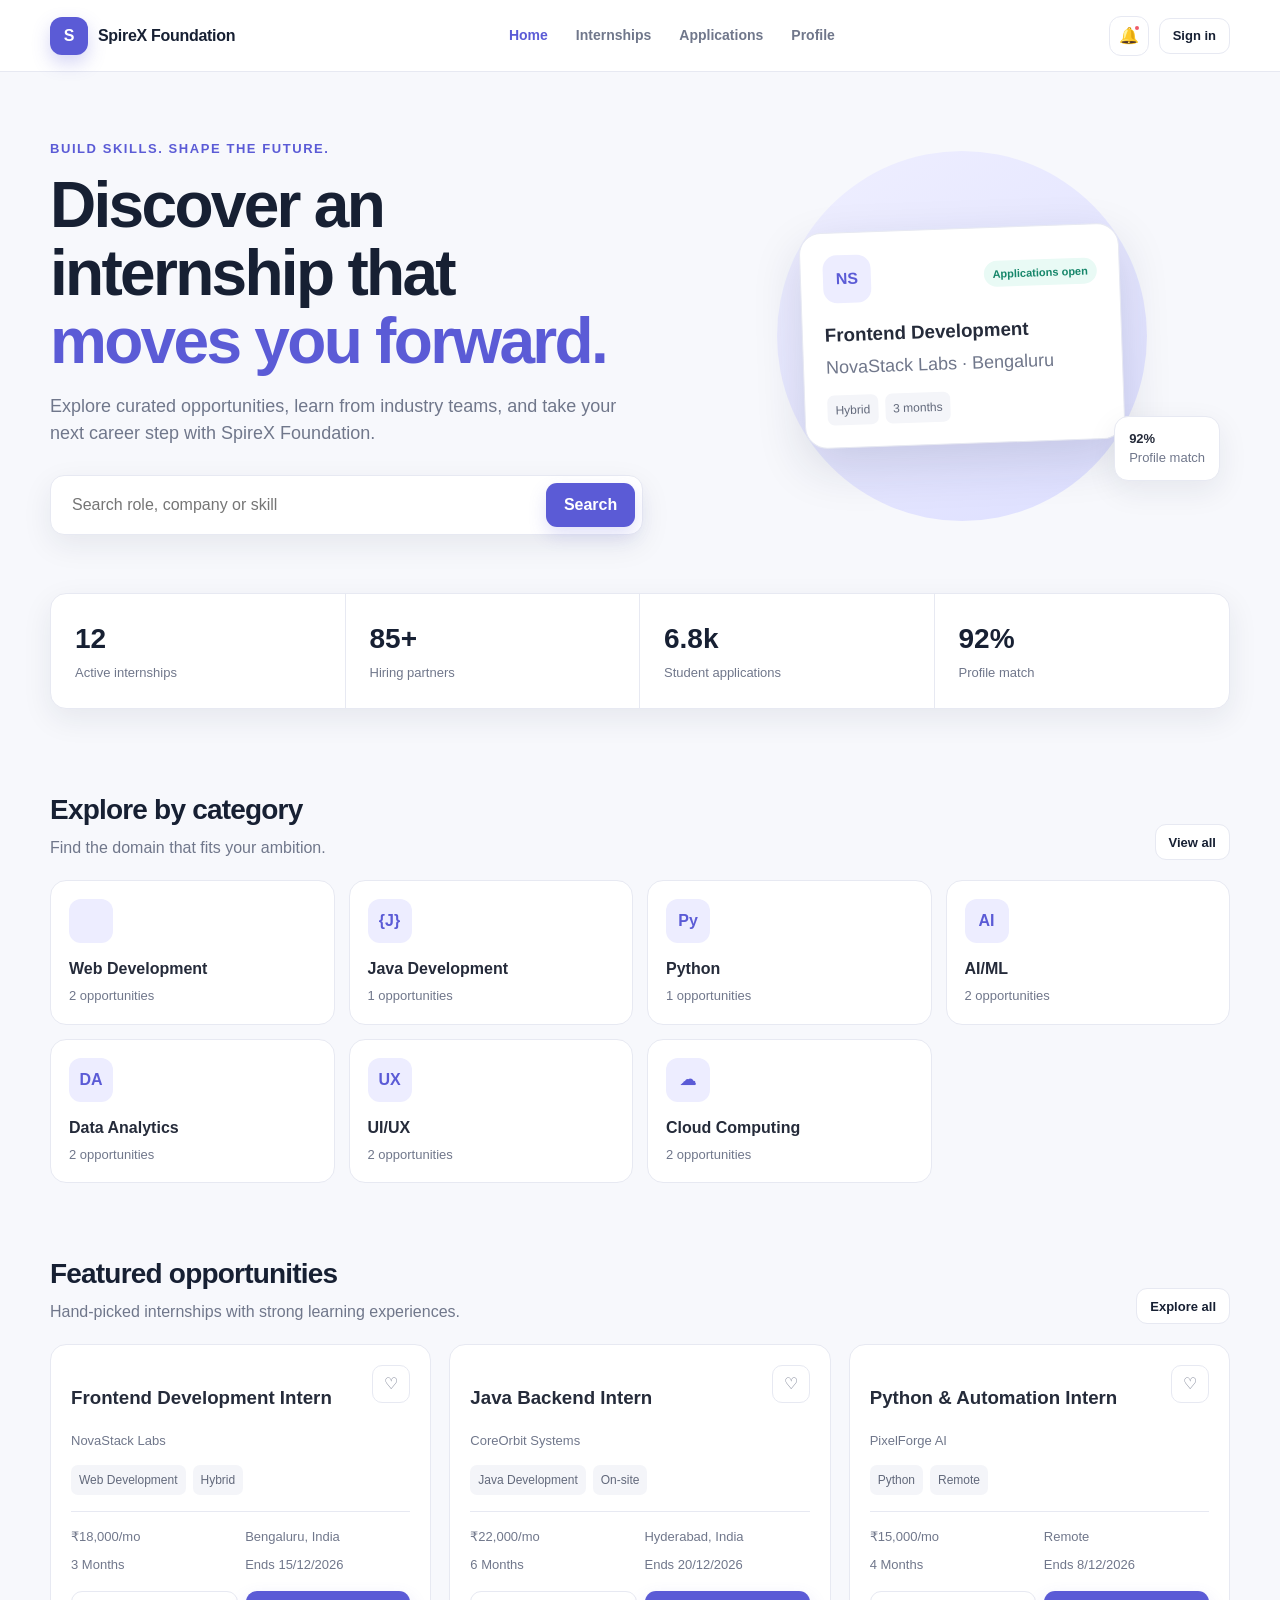
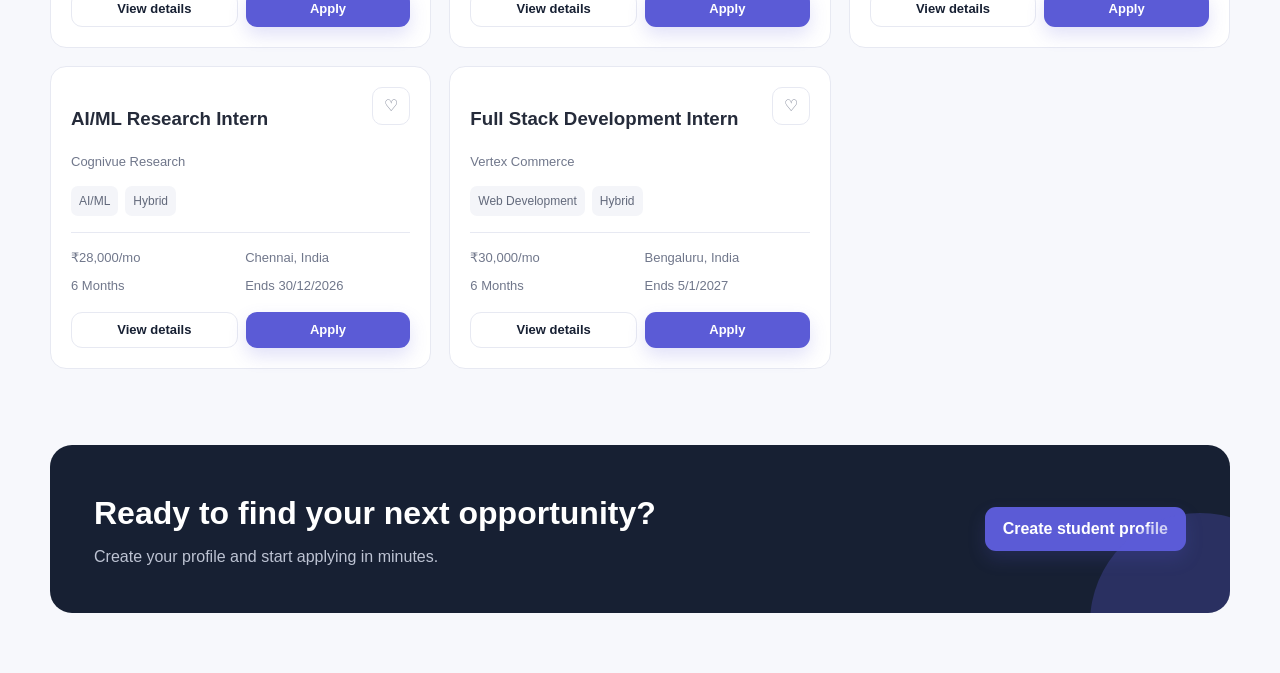
<file: index.html>
<!doctype html>
<html lang="en">
<head><meta charset="utf-8"><meta name="viewport" content="width=device-width,initial-scale=1"><title>SpireX Foundation | Student Internship Portal</title><link rel="stylesheet" href="css/style.css"><link rel="stylesheet" href="css/responsive.css"></head>
<body data-page="landing">
<header class="topbar"><div class="container topbar-inner"><a class="brand" href="index.html"><span class="brand-mark">S</span><span>SpireX Foundation</span></a><nav class="topnav" aria-label="Primary"><a class="active" href="index.html">Home</a><a href="internships.html">Internships</a><a href="dashboard.html">Applications</a><a href="profile.html">Profile</a></nav><div class="nav-actions"><button class="icon-btn mobile-menu" data-mobile-menu aria-label="Open menu">☰</button><button class="icon-btn" data-notifications aria-label="Notifications">🔔</button></div></div></header>
<main>
  <section class="hero"><div class="container hero-grid"><div><span class="eyebrow">Build skills. Shape the future.</span><h1>Discover an internship that <span>moves you forward.</span></h1><p>Explore curated opportunities, learn from industry teams, and take your next career step with SpireX Foundation.</p><form class="search-hero" id="heroSearch"><input name="q" aria-label="Search internships" placeholder="Search role, company or skill"><button class="btn btn-primary" type="submit">Search</button></form></div><div class="hero-art" aria-hidden="true"><div class="hero-card"><div class="hero-card-head"><span class="company-logo">NS</span><span class="status-pill">Applications open</span></div><h3>Frontend Development</h3><p class="company-name">NovaStack Labs · Bengaluru</p><div class="chip-row"><span class="chip">Hybrid</span><span class="chip">3 months</span></div></div><div class="float-card"><strong>92%</strong><br><span style="color:#70778b">Profile match</span></div></div></div></section>
  <div class="container"><div class="stats"><div class="stat"><strong id="statInternships">120+</strong><span>Active internships</span></div><div class="stat"><strong>85+</strong><span>Hiring partners</span></div><div class="stat"><strong>6.8k</strong><span>Student applications</span></div><div class="stat"><strong>92%</strong><span>Profile match</span></div></div></div>
  <section class="section"><div class="container"><div class="section-head"><div><h2>Explore by category</h2><p>Find the domain that fits your ambition.</p></div><a class="btn btn-secondary btn-sm" href="internships.html">View all</a></div><div class="category-grid" id="categories"></div></div></section>
  <section class="section"><div class="container"><div class="section-head"><div><h2>Featured opportunities</h2><p>Hand-picked internships with strong learning experiences.</p></div><a class="btn btn-secondary btn-sm" href="internships.html">Explore all</a></div><div class="card-grid" id="featuredJobs"></div></div></section>
  <div class="container"><section class="cta"><div><h2>Ready to find your next opportunity?</h2><p>Create your profile and start applying in minutes.</p></div><a class="btn btn-primary" href="register.html">Create student profile</a></section></div>
</main>
<script src="js/data.js"></script><script src="js/storage.js"></script><script src="js/auth.js"></script><script src="js/main.js"></script><script src="js/landing.js"></script>
</body></html>
</file>
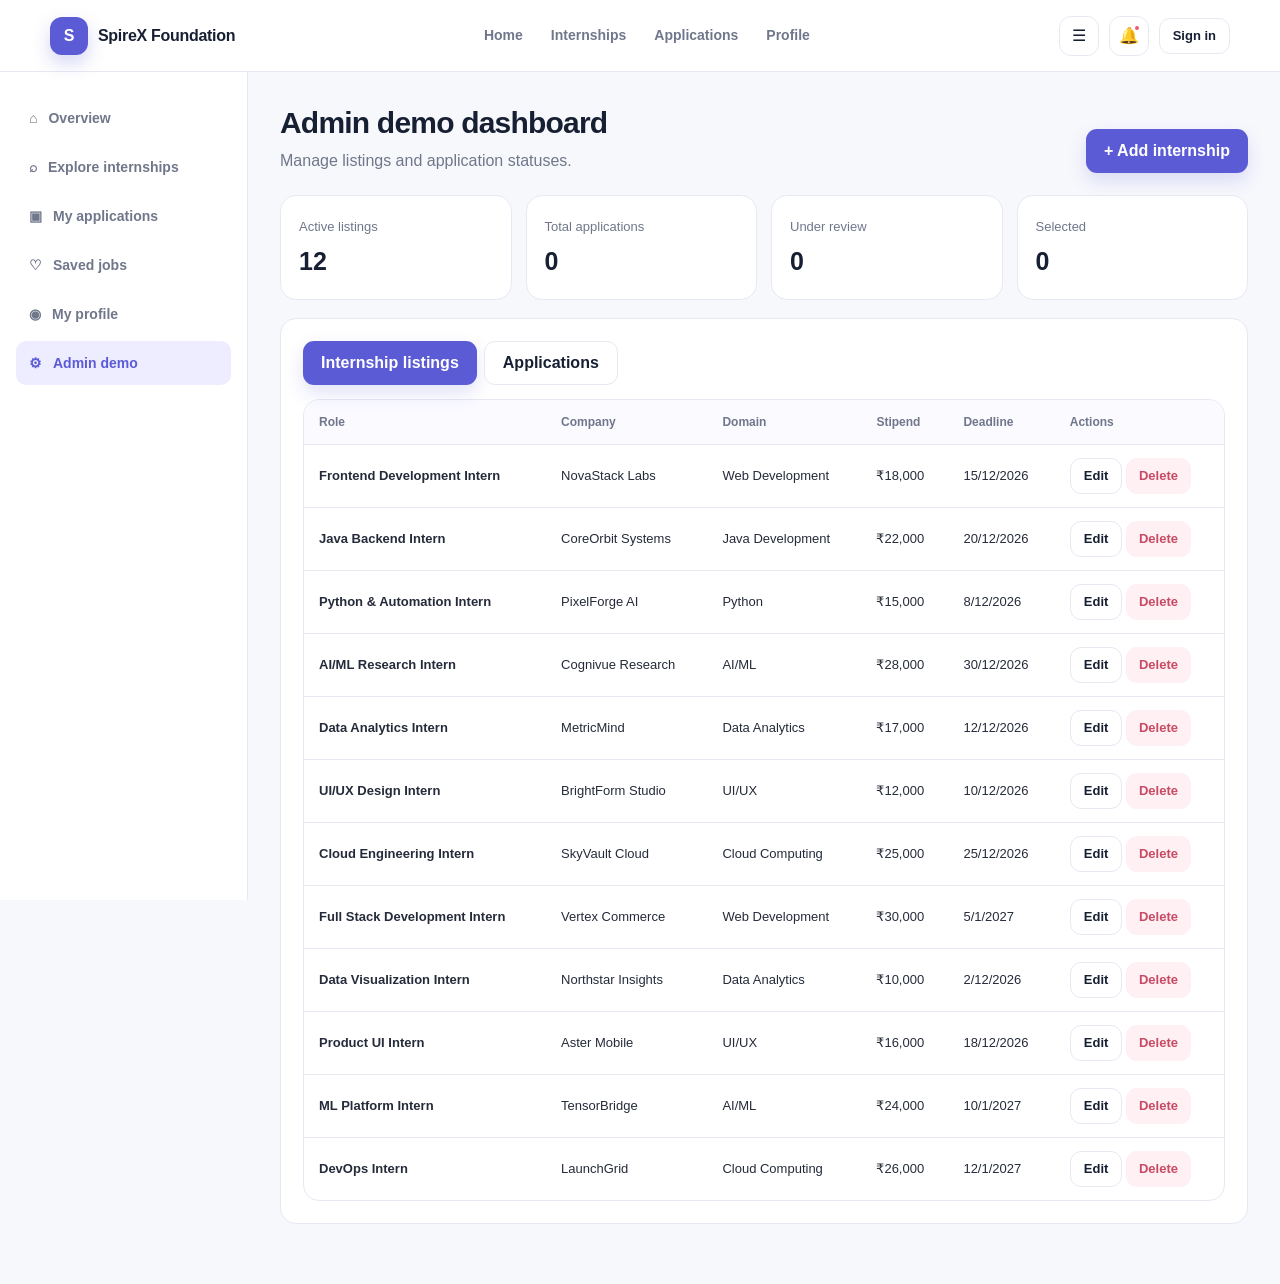
<file: admin.html>
<!doctype html><html lang="en"><head><meta charset="utf-8"><meta name="viewport" content="width=device-width,initial-scale=1"><title>Admin Demo | SpireX</title><link rel="stylesheet" href="css/style.css"><link rel="stylesheet" href="css/responsive.css"></head>
<body data-page="admin"><header class="topbar"><div class="container topbar-inner"><a class="brand" href="index.html"><span class="brand-mark">S</span><span>SpireX Foundation</span></a><nav class="topnav" aria-label="Primary"><a href="index.html">Home</a><a href="internships.html">Internships</a><a href="dashboard.html">Applications</a><a href="profile.html">Profile</a></nav><div class="nav-actions"><button class="icon-btn" data-mobile-menu aria-label="Open sidebar">☰</button><button class="icon-btn" data-notifications aria-label="Notifications">🔔</button></div></div></header>
<div class="dashboard-layout"><aside class="sidebar"><nav class="sidebar-nav"></nav></aside><main class="main-content"><div class="page-title"><div><h1>Admin demo dashboard</h1><p>Manage listings and application statuses.</p></div><button class="btn btn-primary" id="addJob">+ Add internship</button></div><div id="adminRoot"></div></main></div>
<script src="js/data.js"></script><script src="js/storage.js"></script><script src="js/auth.js"></script><script src="js/main.js"></script><script src="js/admin.js"></script></body></html>
</file>
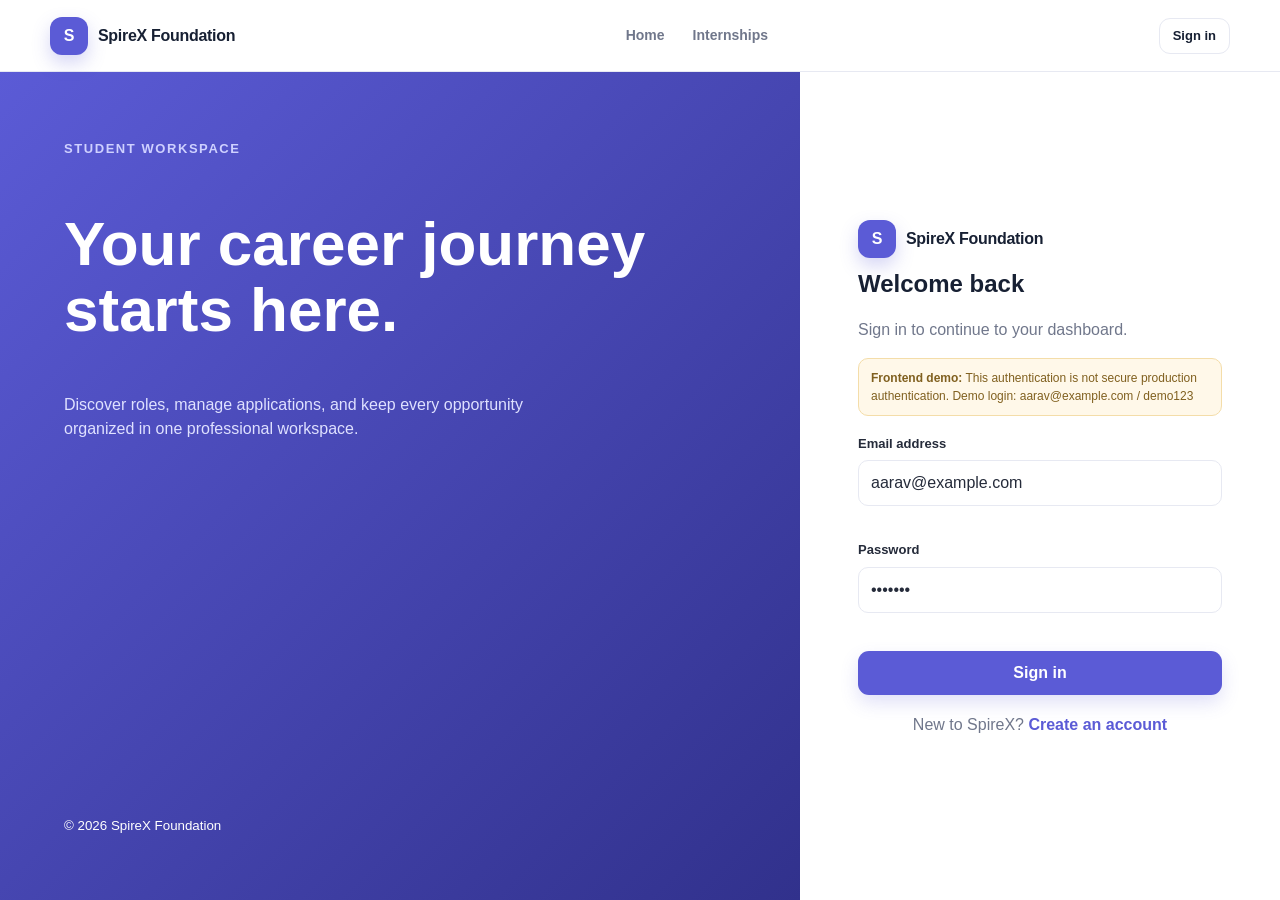
<file: dashboard.html>
<!doctype html><html lang="en"><head><meta charset="utf-8"><meta name="viewport" content="width=device-width,initial-scale=1"><title>Student Dashboard | SpireX</title><link rel="stylesheet" href="css/style.css"><link rel="stylesheet" href="css/responsive.css"></head>
<body data-page="dashboard"><header class="topbar"><div class="container topbar-inner"><a class="brand" href="index.html"><span class="brand-mark">S</span><span>SpireX Foundation</span></a><nav class="topnav" aria-label="Primary"><a href="index.html">Home</a><a href="internships.html">Internships</a><a class="active" href="dashboard.html">Applications</a><a href="profile.html">Profile</a></nav><div class="nav-actions"><button class="icon-btn" data-mobile-menu aria-label="Open sidebar">☰</button><button class="icon-btn" data-notifications aria-label="Notifications">🔔</button></div></div></header>
<div class="dashboard-layout"><aside class="sidebar"><nav class="sidebar-nav" aria-label="Dashboard navigation"></nav></aside><main class="main-content"><div class="page-title"><div><h1 id="dashboardTitle">Application overview</h1><p id="dashboardSubtitle">Track opportunities and application progress.</p></div><a class="btn btn-primary" href="internships.html">Explore internships</a></div><div id="dashboardRoot"></div></main></div>
<script src="js/data.js"></script><script src="js/storage.js"></script><script src="js/auth.js"></script><script src="js/main.js"></script><script src="js/dashboard.js"></script></body></html>
</file>
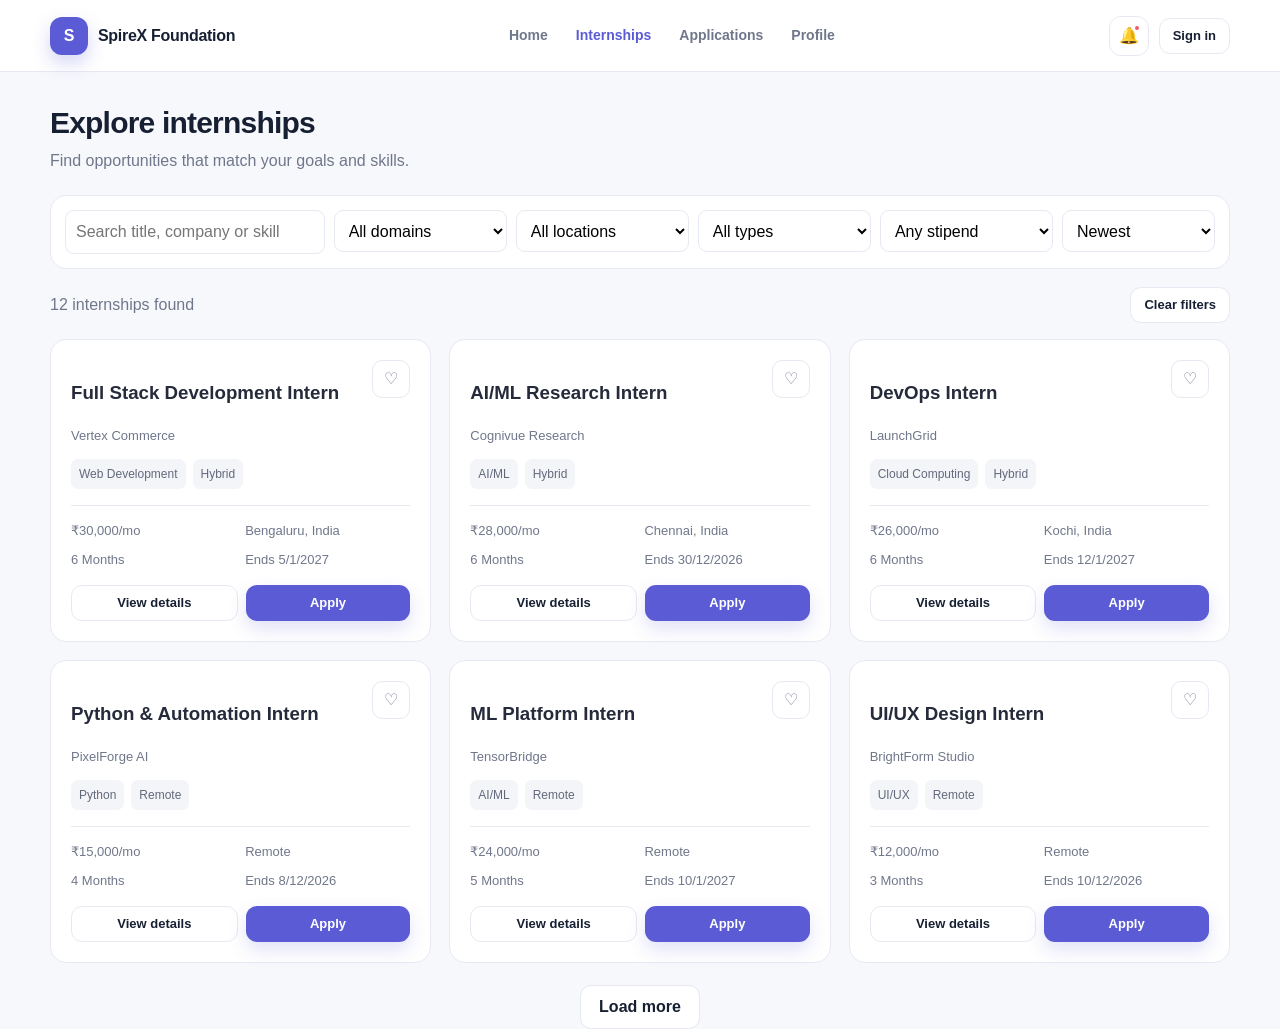
<file: internships.html>
<!doctype html>
<html lang="en"><head><meta charset="utf-8"><meta name="viewport" content="width=device-width,initial-scale=1"><title>Explore Internships | SpireX</title><link rel="stylesheet" href="css/style.css"><link rel="stylesheet" href="css/responsive.css"></head>
<body data-page="explorer">
<header class="topbar"><div class="container topbar-inner"><a class="brand" href="index.html"><span class="brand-mark">S</span><span>SpireX Foundation</span></a><nav class="topnav" aria-label="Primary"><a href="index.html">Home</a><a class="active" href="internships.html">Internships</a><a href="dashboard.html">Applications</a><a href="profile.html">Profile</a></nav><div class="nav-actions"><button class="icon-btn mobile-menu" data-mobile-menu aria-label="Open menu">☰</button><button class="icon-btn" data-notifications aria-label="Notifications">🔔</button></div></div></header>
<main><div class="container" style="padding-top:28px"><div class="page-title"><div><h1>Explore internships</h1><p>Find opportunities that match your goals and skills.</p></div></div>
<form class="filter-bar" id="filters"><div class="field search-box"><input id="search" aria-label="Search" placeholder="Search title, company or skill"></div><select id="domain" aria-label="Domain"><option value="">All domains</option></select><select id="location" aria-label="Location"><option value="">All locations</option></select><select id="mode" aria-label="Type"><option value="">All types</option><option>Remote</option><option>Hybrid</option><option>On-site</option></select><select id="stipend" aria-label="Stipend"><option value="">Any stipend</option><option value="10000">₹10k+</option><option value="20000">₹20k+</option><option value="25000">₹25k+</option></select><select id="sort" aria-label="Sort"><option value="newest">Newest</option><option value="stipend">Highest stipend</option><option value="relevance">Relevance</option></select></form>
<div class="toolbar"><span id="resultCount"></span><button class="btn btn-secondary btn-sm" id="clearFilters">Clear filters</button></div><div class="card-grid" id="jobGrid"></div><div id="loadMoreWrap" style="text-align:center;margin-top:22px"></div></div></main>
<script src="js/data.js"></script><script src="js/storage.js"></script><script src="js/auth.js"></script><script src="js/main.js"></script><script src="js/internships.js"></script></body></html>
</file>
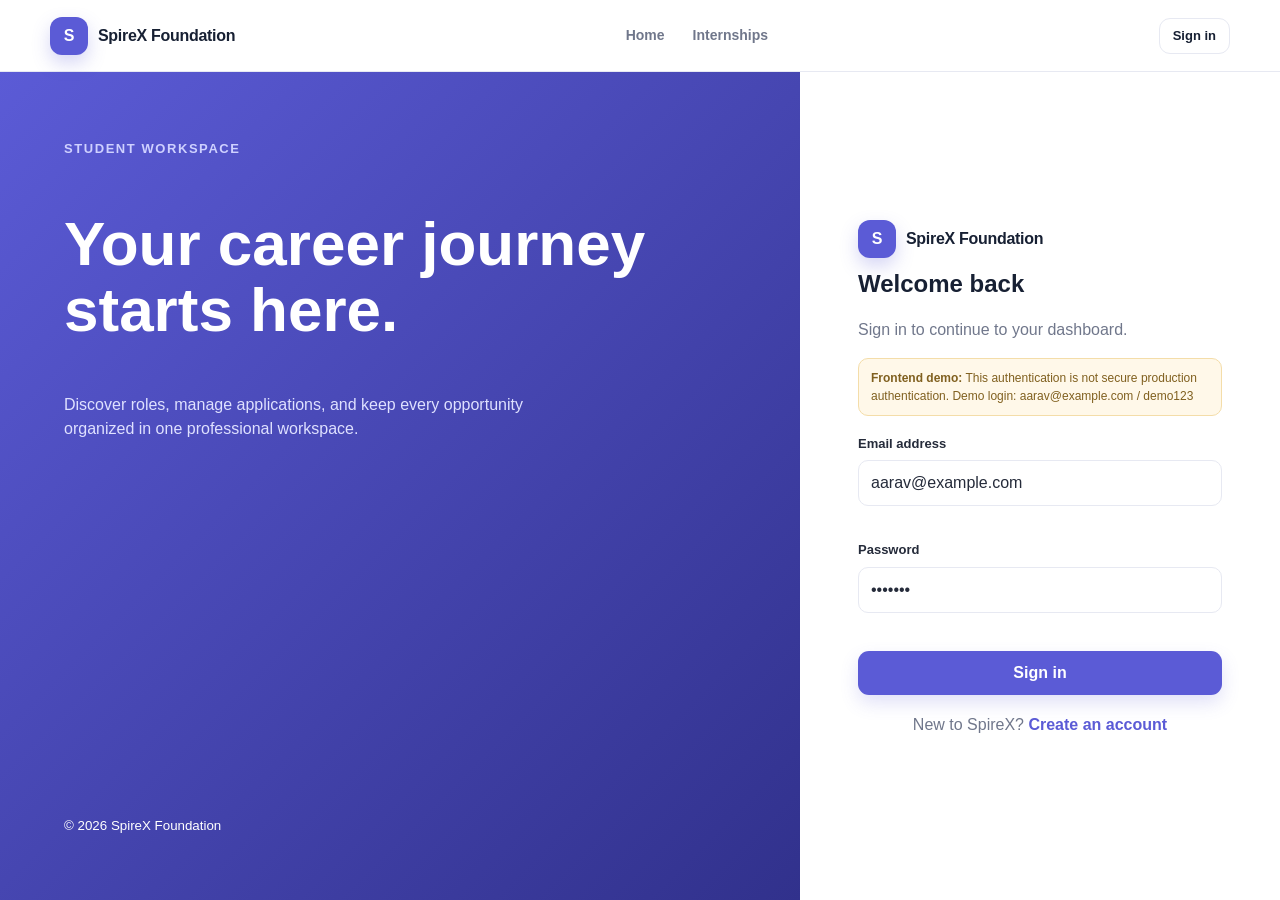
<file: login.html>
<!doctype html><html lang="en"><head><meta charset="utf-8"><meta name="viewport" content="width=device-width,initial-scale=1"><title>Sign in | SpireX</title><link rel="stylesheet" href="css/style.css"><link rel="stylesheet" href="css/responsive.css"></head>
<body data-page="auth"><header class="topbar"><div class="container topbar-inner"><a class="brand" href="index.html"><span class="brand-mark">S</span><span>SpireX Foundation</span></a><nav class="topnav" aria-label="Primary"><a href="index.html">Home</a><a href="internships.html">Internships</a></nav><div class="nav-actions"><button class="icon-btn mobile-menu" data-mobile-menu aria-label="Open menu">☰</button></div></div></header>
<main class="auth-shell"><section class="auth-art"><div><span class="eyebrow" style="color:#cfd1ff">STUDENT WORKSPACE</span><h1>Your career journey starts here.</h1><p>Discover roles, manage applications, and keep every opportunity organized in one professional workspace.</p></div><small>© 2026 SpireX Foundation</small></section><section class="auth-panel"><div class="auth-box"><a class="brand" href="index.html"><span class="brand-mark">S</span><span>SpireX Foundation</span></a><h1>Welcome back</h1><p style="color:#70778b">Sign in to continue to your dashboard.</p><div class="demo-note"><strong>Frontend demo:</strong> This authentication is not secure production authentication. Demo login: aarav@example.com / demo123</div><form id="loginForm" novalidate><div class="field"><label for="email">Email address</label><input id="email" name="email" type="email" autocomplete="email" value="aarav@example.com"><div class="error-text"></div></div><div class="field" style="margin-top:12px"><label for="password">Password</label><input id="password" name="password" type="password" autocomplete="current-password" value="demo123"><div class="error-text"></div></div><button class="btn btn-primary" type="submit" style="width:100%;margin-top:16px">Sign in</button></form><p class="auth-footer">New to SpireX? <a href="register.html">Create an account</a></p></div></section></main>
<script src="js/data.js"></script><script src="js/storage.js"></script><script src="js/auth.js"></script><script src="js/main.js"></script><script src="js/auth-pages.js"></script></body></html>
</file>
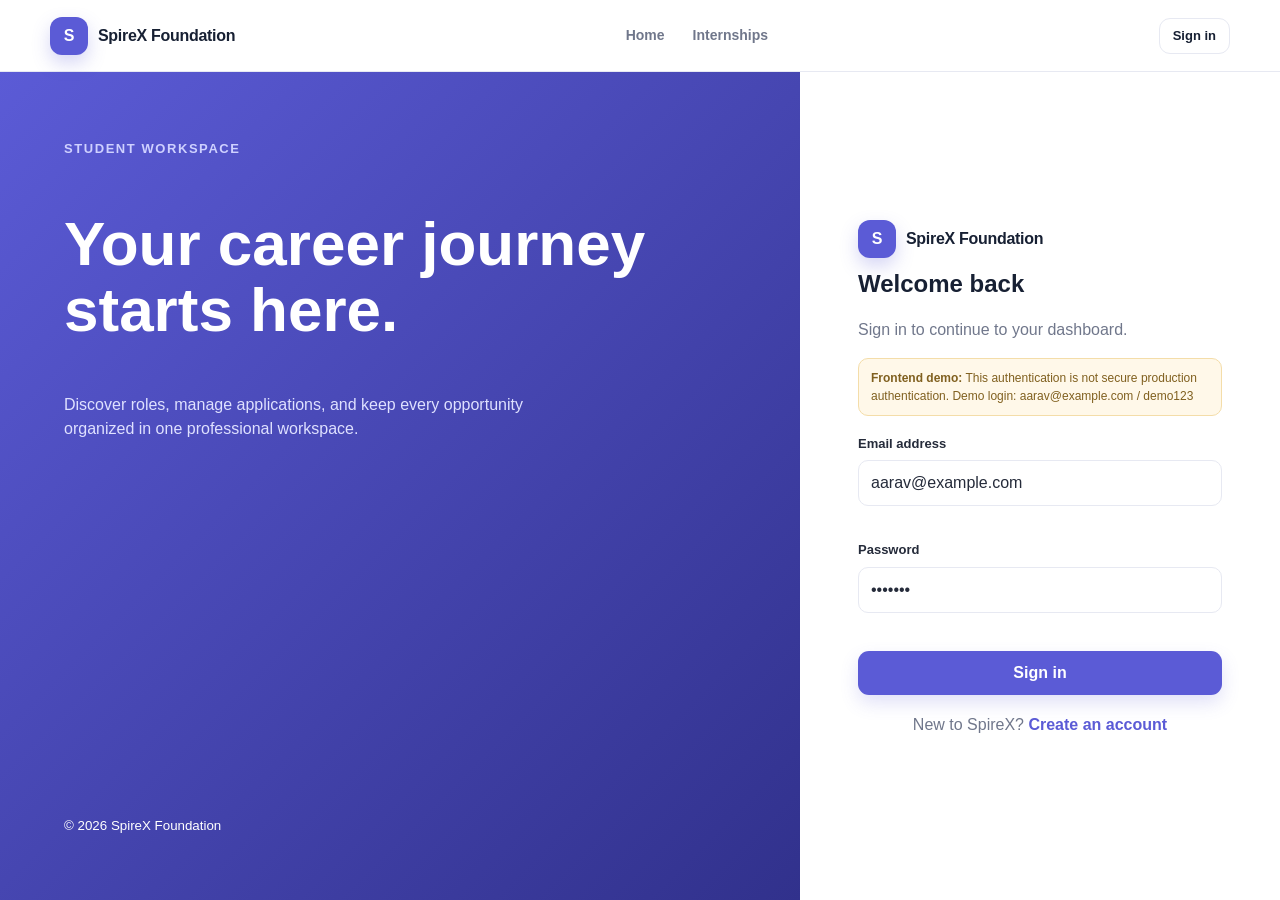
<file: profile.html>
<!doctype html><html lang="en"><head><meta charset="utf-8"><meta name="viewport" content="width=device-width,initial-scale=1"><title>My Profile | SpireX</title><link rel="stylesheet" href="css/style.css"><link rel="stylesheet" href="css/responsive.css"></head>
<body data-page="profile"><header class="topbar"><div class="container topbar-inner"><a class="brand" href="index.html"><span class="brand-mark">S</span><span>SpireX Foundation</span></a><nav class="topnav" aria-label="Primary"><a href="index.html">Home</a><a href="internships.html">Internships</a><a href="dashboard.html">Applications</a><a class="active" href="profile.html">Profile</a></nav><div class="nav-actions"><button class="icon-btn" data-mobile-menu aria-label="Open sidebar">☰</button><button class="icon-btn" data-notifications aria-label="Notifications">🔔</button></div></div></header>
<div class="dashboard-layout"><aside class="sidebar"><nav class="sidebar-nav"></nav></aside><main class="main-content"><div class="page-title"><div><h1>Student profile</h1><p>Keep your details complete and up to date.</p></div></div><div id="profileRoot"></div></main></div>
<script src="js/data.js"></script><script src="js/storage.js"></script><script src="js/auth.js"></script><script src="js/main.js"></script><script src="js/profile.js"></script></body></html>
</file>
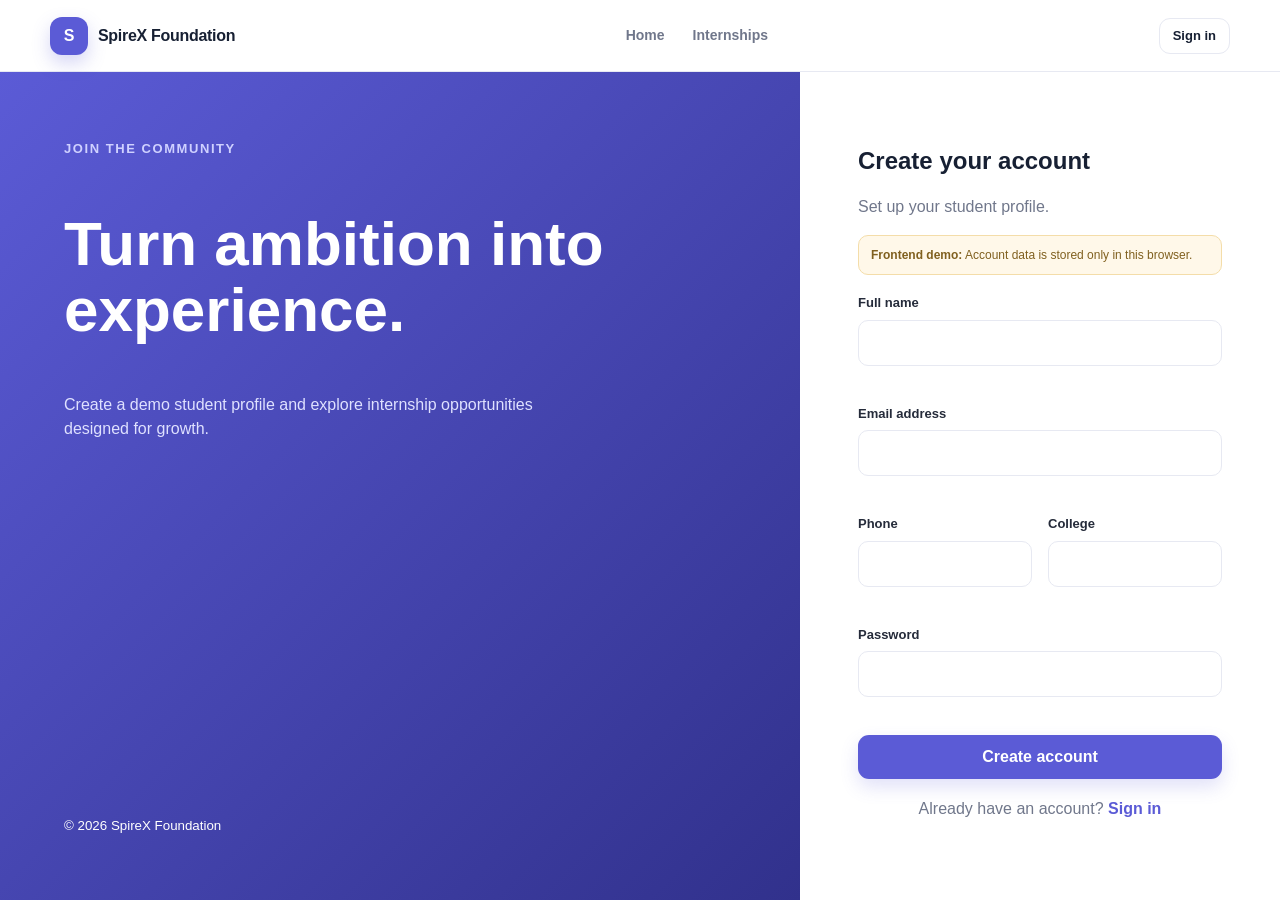
<file: register.html>
<!doctype html><html lang="en"><head><meta charset="utf-8"><meta name="viewport" content="width=device-width,initial-scale=1"><title>Create account | SpireX</title><link rel="stylesheet" href="css/style.css"><link rel="stylesheet" href="css/responsive.css"></head>
<body data-page="auth"><header class="topbar"><div class="container topbar-inner"><a class="brand" href="index.html"><span class="brand-mark">S</span><span>SpireX Foundation</span></a><nav class="topnav" aria-label="Primary"><a href="index.html">Home</a><a href="internships.html">Internships</a></nav><div class="nav-actions"><button class="icon-btn mobile-menu" data-mobile-menu aria-label="Open menu">☰</button></div></div></header>
<main class="auth-shell"><section class="auth-art"><div><span class="eyebrow" style="color:#cfd1ff">JOIN THE COMMUNITY</span><h1>Turn ambition into experience.</h1><p>Create a demo student profile and explore internship opportunities designed for growth.</p></div><small>© 2026 SpireX Foundation</small></section><section class="auth-panel"><div class="auth-box"><h1>Create your account</h1><p style="color:#70778b">Set up your student profile.</p><div class="demo-note"><strong>Frontend demo:</strong> Account data is stored only in this browser.</div><form id="registerForm" novalidate><div class="form-grid"><div class="field full"><label for="name">Full name</label><input id="name" name="name" autocomplete="name"><div class="error-text"></div></div><div class="field full"><label for="regEmail">Email address</label><input id="regEmail" name="email" type="email" autocomplete="email"><div class="error-text"></div></div><div class="field"><label for="phone">Phone</label><input id="phone" name="phone" inputmode="tel"><div class="error-text"></div></div><div class="field"><label for="college">College</label><input id="college" name="college"><div class="error-text"></div></div><div class="field full"><label for="password">Password</label><input id="password" name="password" type="password" autocomplete="new-password"><div class="error-text"></div></div></div><button class="btn btn-primary" type="submit" style="width:100%;margin-top:16px">Create account</button></form><p class="auth-footer">Already have an account? <a href="login.html">Sign in</a></p></div></section></main>
<script src="js/data.js"></script><script src="js/storage.js"></script><script src="js/auth.js"></script><script src="js/main.js"></script><script src="js/auth-pages.js"></script></body></html>
</file>
<file: css/style.css>
:root {
  --primary: #5b5bd6;
  --primary-dark: #4545b8;
  --primary-soft: #ededff;
  --navy: #172033;
  --text: #252b3a;
  --muted: #70778b;
  --border: #e7e9f2;
  --surface: #ffffff;
  --background: #f7f8fc;
  --success: #16866a;
  --warning: #c47a16;
  --danger: #c84a64;
  --shadow: 0 10px 30px rgba(31, 38, 70, .08);
  --shadow-lg: 0 18px 50px rgba(31, 38, 70, .14);
  --radius: 16px;
  --sidebar: 248px;
}
* { box-sizing: border-box; }
html { scroll-behavior: smooth; }
body { margin: 0; font-family: Inter, "Segoe UI", Arial, sans-serif; color: var(--text); background: var(--background); line-height: 1.5; }
a { color: inherit; text-decoration: none; }
button, input, select, textarea { font: inherit; }
button { cursor: pointer; }
img { max-width: 100%; display: block; }
:focus-visible { outline: 3px solid rgba(91,91,214,.25); outline-offset: 2px; }
.container { width: min(1180px, calc(100% - 40px)); margin-inline: auto; }
.topbar { height: 72px; display: flex; align-items: center; border-bottom: 1px solid var(--border); background: rgba(255,255,255,.96); position: sticky; top: 0; z-index: 50; }
.topbar-inner { display: flex; align-items: center; justify-content: space-between; }
.brand { display: flex; align-items: center; gap: 10px; font-weight: 800; color: var(--navy); letter-spacing: -.3px; }
.brand-mark { width: 38px; height: 38px; border-radius: 12px; display: grid; place-items: center; background: var(--primary); color: white; font-weight: 800; box-shadow: 0 8px 18px rgba(91,91,214,.25); }
.topnav { display: flex; align-items: center; gap: 28px; }
.topnav a { color: var(--muted); font-weight: 650; font-size: 14px; }
.topnav a.active, .topnav a:hover { color: var(--primary); }
.nav-actions { display: flex; align-items: center; gap: 10px; }
.icon-btn { border: 1px solid var(--border); background: white; width: 40px; height: 40px; border-radius: 12px; display: grid; place-items: center; color: var(--navy); position: relative; }
.icon-btn:hover { background: var(--primary-soft); border-color: #dadaff; }
.badge-dot { position: absolute; width: 8px; height: 8px; border-radius: 50%; background: #ef5a68; right: 7px; top: 7px; border: 2px solid white; }
.btn { border: 0; min-height: 44px; padding: 0 18px; border-radius: 11px; display: inline-flex; align-items: center; justify-content: center; gap: 8px; font-weight: 750; transition: .2s ease; }
.btn-primary { background: var(--primary); color: white; box-shadow: 0 8px 18px rgba(91,91,214,.18); }
.btn-primary:hover { background: var(--primary-dark); transform: translateY(-1px); }
.btn-secondary { background: white; color: var(--navy); border: 1px solid var(--border); }
.btn-secondary:hover { border-color: #cfd2e2; background: #fafaff; }
.btn-danger { background: #fff0f3; color: var(--danger); }
.btn-sm { min-height: 36px; padding-inline: 13px; font-size: 13px; }
.hero { padding: 64px 0 38px; overflow: hidden; }
.hero-grid { display: grid; grid-template-columns: 1.05fr .95fr; align-items: center; gap: 50px; }
.eyebrow { color: var(--primary); font-weight: 800; font-size: 13px; letter-spacing: .12em; text-transform: uppercase; }
.hero h1 { font-size: clamp(38px, 5vw, 64px); line-height: 1.06; letter-spacing: -2.7px; margin: 12px 0 18px; color: var(--navy); }
.hero h1 span { color: var(--primary); }
.hero p { color: var(--muted); font-size: 18px; max-width: 620px; }
.search-hero { display: flex; background: white; border: 1px solid var(--border); border-radius: 14px; padding: 7px; max-width: 650px; box-shadow: var(--shadow); margin-top: 28px; }
.search-hero input { flex: 1; border: 0; outline: 0; padding: 0 14px; min-width: 0; }
.hero-art { min-height: 380px; position: relative; display: grid; place-items: center; }
.hero-art::before { content: ""; position: absolute; width: 370px; height: 370px; border-radius: 50%; background: linear-gradient(145deg, #efefff, #dddfff); }
.hero-card { position: relative; width: 320px; background: white; border: 1px solid var(--border); border-radius: 22px; box-shadow: var(--shadow-lg); padding: 22px; transform: rotate(-2deg); }
.hero-card-head { display: flex; justify-content: space-between; align-items: center; }
.company-logo { width: 48px; height: 48px; border-radius: 14px; display: grid; place-items: center; background: var(--primary-soft); color: var(--primary); font-weight: 900; }
.status-pill { background: #e9faf5; color: var(--success); border-radius: 20px; padding: 5px 9px; font-size: 11px; font-weight: 800; }
.hero-card h3 { margin: 18px 0 5px; }
.float-card { position: absolute; right: 10px; bottom: 45px; background: white; border-radius: 14px; border: 1px solid var(--border); padding: 12px 14px; box-shadow: var(--shadow); font-size: 13px; }
.stats { display: grid; grid-template-columns: repeat(4,1fr); background: white; border: 1px solid var(--border); border-radius: var(--radius); box-shadow: var(--shadow); margin: 20px 0 58px; }
.stat { padding: 24px; border-right: 1px solid var(--border); }
.stat:last-child { border-right: 0; }
.stat strong { display: block; font-size: 28px; color: var(--navy); }
.stat span { color: var(--muted); font-size: 13px; }
.section { padding: 22px 0 48px; }
.section-head { display: flex; align-items: end; justify-content: space-between; gap: 20px; margin-bottom: 20px; }
.section-head h2 { margin: 0; color: var(--navy); font-size: 28px; letter-spacing: -.8px; }
.section-head p { margin: 5px 0 0; color: var(--muted); }
.category-grid { display: grid; grid-template-columns: repeat(4,1fr); gap: 14px; }
.category-card { background: white; border: 1px solid var(--border); border-radius: var(--radius); padding: 18px; transition: .2s; }
.category-card:hover { transform: translateY(-4px); box-shadow: var(--shadow); border-color: #dadaff; }
.category-icon { width: 44px; height: 44px; border-radius: 12px; background: var(--primary-soft); color: var(--primary); display: grid; place-items: center; margin-bottom: 14px; font-weight: 900; }
.card-grid { display: grid; grid-template-columns: repeat(3,1fr); gap: 18px; }
.internship-card { background: white; border: 1px solid var(--border); border-radius: var(--radius); padding: 20px; transition: .2s ease; position: relative; }
.internship-card:hover { transform: translateY(-4px); box-shadow: var(--shadow); border-color: #daddef; }
.card-top { display: flex; align-items: flex-start; justify-content: space-between; gap: 12px; }
.company-name { color: var(--muted); font-size: 13px; margin: 5px 0 14px; }
.bookmark { width: 38px; height: 38px; border: 1px solid var(--border); border-radius: 10px; background: white; color: var(--muted); }
.bookmark.active { background: var(--primary-soft); color: var(--primary); border-color: #dadaff; }
.chip-row { display: flex; flex-wrap: wrap; gap: 7px; }
.chip { background: #f4f5f9; color: #62697b; border-radius: 7px; padding: 6px 8px; font-size: 12px; }
.card-meta { display: grid; grid-template-columns: repeat(2,1fr); gap: 9px; border-top: 1px solid var(--border); margin-top: 16px; padding-top: 15px; color: var(--muted); font-size: 13px; }
.card-actions { display: flex; gap: 8px; margin-top: 16px; }
.card-actions .btn { flex: 1; }
.cta { background: var(--navy); color: white; border-radius: 22px; padding: 44px; display: flex; align-items: center; justify-content: space-between; gap: 20px; margin: 28px 0 60px; overflow: hidden; position: relative; }
.cta h2 { margin: 0 0 8px; font-size: 32px; }
.cta p { color: #bdc3d3; margin: 0; }
.cta::after { content: ""; position: absolute; width: 220px; height: 220px; border-radius: 50%; background: rgba(91,91,214,.28); right: -80px; bottom: -120px; }
.dashboard-layout { display: grid; grid-template-columns: var(--sidebar) 1fr; min-height: calc(100vh - 72px); }
.sidebar { background: white; border-right: 1px solid var(--border); padding: 24px 16px; position: sticky; top: 72px; height: calc(100vh - 72px); }
.sidebar-nav { display: flex; flex-direction: column; gap: 5px; }
.sidebar-link { min-height: 44px; padding: 0 13px; border-radius: 10px; display: flex; align-items: center; gap: 11px; color: var(--muted); font-weight: 700; font-size: 14px; }
.sidebar-link:hover, .sidebar-link.active { background: var(--primary-soft); color: var(--primary); }
.main-content { padding: 28px 32px 60px; min-width: 0; }
.page-title { display: flex; align-items: end; justify-content: space-between; margin-bottom: 22px; }
.page-title h1 { margin: 0; color: var(--navy); font-size: 30px; letter-spacing: -.8px; }
.page-title p { margin: 4px 0 0; color: var(--muted); }
.filter-bar { background: white; border: 1px solid var(--border); border-radius: var(--radius); padding: 14px; display: grid; grid-template-columns: 1.5fr repeat(4,1fr) auto; gap: 9px; margin-bottom: 18px; }
.field, .select-field { position: relative; }
.field input, .field select, .field textarea, .select-field select { width: 100%; border: 1px solid var(--border); border-radius: 10px; background: white; min-height: 44px; padding: 10px 12px; color: var(--text); outline: 0; }
.field textarea { min-height: 110px; resize: vertical; }
.field input:focus, .field select:focus, .field textarea:focus { border-color: var(--primary); box-shadow: 0 0 0 3px rgba(91,91,214,.09); }
.filter-bar input, .filter-bar select { width: 100%; height: 42px; border: 1px solid var(--border); border-radius: 9px; padding: 0 10px; background: white; outline: 0; }
.toolbar { display: flex; justify-content: space-between; align-items: center; margin: 12px 0 16px; color: var(--muted); }
.auth-shell { min-height: calc(100vh - 72px); display: grid; grid-template-columns: 1fr 480px; }
.auth-art { background: linear-gradient(135deg,#5b5bd6,#31318c); color: white; padding: 64px; display: flex; flex-direction: column; justify-content: space-between; }
.auth-art h1 { font-size: clamp(38px,5vw,62px); line-height: 1.05; max-width: 650px; }
.auth-art p { color: #dfe1ff; max-width: 500px; }
.auth-panel { background: white; display: grid; align-items: center; padding: 44px 58px; }
.auth-box { width: 100%; max-width: 420px; margin-inline: auto; }
.auth-box h1 { color: var(--navy); margin: 8px 0; }
.form-grid { display: grid; grid-template-columns: repeat(2,1fr); gap: 16px; }
.form-grid .full { grid-column: 1/-1; }
.field label { display: block; font-size: 13px; font-weight: 750; margin-bottom: 7px; }
.error-text { color: var(--danger); font-size: 12px; min-height: 18px; margin-top: 4px; }
.field.invalid input, .field.invalid textarea, .field.invalid select { border-color: var(--danger); }
.auth-footer { text-align: center; color: var(--muted); margin-top: 18px; }
.auth-footer a { color: var(--primary); font-weight: 800; }
.demo-note { background: #fff8e9; border: 1px solid #f4dda9; color: #80601f; border-radius: 10px; padding: 10px 12px; font-size: 12px; margin-bottom: 18px; }
.details-grid { display: grid; grid-template-columns: minmax(0,1fr) 330px; gap: 20px; }
.panel { background: white; border: 1px solid var(--border); border-radius: var(--radius); padding: 22px; }
.details-hero { display: flex; gap: 16px; align-items: center; }
.details-hero h1 { margin: 0; color: var(--navy); }
.details-copy { color: var(--muted); }
.detail-section { margin-top: 24px; }
.detail-section h2 { font-size: 18px; color: var(--navy); }
.detail-section ul { padding-left: 20px; color: var(--muted); }
.apply-card { position: sticky; top: 94px; }
.apply-card strong { display: block; font-size: 22px; margin-bottom: 4px; }
.progress-row { display: flex; align-items: center; justify-content: space-between; margin-bottom: 8px; }
.progress-track { height: 8px; background: #edeef4; border-radius: 20px; overflow: hidden; }
.progress-track span { display: block; height: 100%; background: var(--primary); border-radius: 20px; }
.stats-grid { display: grid; grid-template-columns: repeat(4,1fr); gap: 14px; margin-bottom: 18px; }
.metric { background: white; border: 1px solid var(--border); border-radius: var(--radius); padding: 18px; }
.metric span { color: var(--muted); font-size: 13px; }
.metric strong { display: block; color: var(--navy); font-size: 25px; margin-top: 5px; }
.table-wrap { overflow-x: auto; background: white; border: 1px solid var(--border); border-radius: var(--radius); }
table { width: 100%; border-collapse: collapse; }
th, td { text-align: left; padding: 13px 15px; border-bottom: 1px solid var(--border); font-size: 13px; }
th { color: var(--muted); font-size: 12px; background: #fafaff; }
tr:last-child td { border-bottom: 0; }
.status { display: inline-flex; align-items: center; border-radius: 20px; padding: 5px 9px; font-size: 11px; font-weight: 800; white-space: nowrap; }
.status-applied { background: #edf0ff; color: #5456b3; }
.status-under-review { background: #fff4dc; color: #9a6917; }
.status-shortlisted { background: #e6f7f2; color: #167559; }
.status-rejected { background: #ffedf1; color: #b33e55; }
.status-selected { background: #e6f8ed; color: #277948; }
.timeline { position: relative; padding-left: 24px; }
.timeline-item { position: relative; padding-bottom: 18px; border-left: 2px solid var(--border); padding-left: 18px; }
.timeline-item:last-child { border-left-color: transparent; }
.timeline-item::before { content: ""; position: absolute; width: 10px; height: 10px; border-radius: 50%; background: var(--primary); left: -6px; top: 4px; }
.timeline-item strong { display: block; }
.timeline-item span { color: var(--muted); font-size: 12px; }
.empty-state { text-align: center; padding: 48px 20px; background: white; border: 1px dashed #d9dce9; border-radius: var(--radius); }
.empty-state .company-logo { margin: 0 auto 12px; }
.loading { display: grid; place-items: center; min-height: 180px; color: var(--muted); }
.toast-stack { position: fixed; right: 20px; bottom: 20px; z-index: 100; display: grid; gap: 9px; }
.toast { min-width: 280px; max-width: 380px; background: var(--navy); color: white; border-radius: 12px; padding: 13px 15px; box-shadow: var(--shadow-lg); animation: slideIn .25s ease; font-size: 13px; }
.toast.success { border-left: 4px solid #55d7ad; }
.toast.error { border-left: 4px solid #ff7c92; }
@keyframes slideIn { from { transform: translateX(30px); opacity: 0; } }
.notification-panel { position: fixed; right: 16px; top: 80px; width: 350px; max-height: 480px; overflow-y: auto; background: white; border: 1px solid var(--border); border-radius: var(--radius); box-shadow: var(--shadow-lg); z-index: 80; padding: 10px; display: none; }
.notification-panel.open { display: block; animation: fadeUp .18s ease; }
.notification-item { padding: 12px; border-bottom: 1px solid var(--border); }
.notification-item:last-child { border-bottom: 0; }
.notification-item p { margin: 0; font-size: 13px; }
.notification-item time { color: var(--muted); font-size: 11px; }
@keyframes fadeUp { from { opacity: 0; transform: translateY(-8px); } }
.mobile-menu { display: none; }
.modal-backdrop { position: fixed; inset: 0; background: rgba(20,26,43,.5); z-index: 120; display: grid; place-items: center; padding: 20px; }
.modal { background: white; width: min(580px,100%); max-height: 90vh; overflow-y: auto; border-radius: 18px; padding: 22px; box-shadow: var(--shadow-lg); }
.modal-head { display:flex; justify-content:space-between; align-items:center; }
.modal-head h2 { margin:0; }
</file>
<file: css/responsive.css>
@media (max-width: 1050px) {
  .topnav { gap: 14px; }
  .filter-bar { grid-template-columns: 1fr 1fr 1fr; }
  .card-grid { grid-template-columns: repeat(2,1fr); }
  .auth-shell { grid-template-columns: 1fr 430px; }
  .auth-art { padding: 44px; }
  .stats-grid { grid-template-columns: repeat(2,1fr); }
}
@media (max-width: 820px) {
  .container { width: min(100% - 28px, 1180px); }
  .topnav { display: none; }
  .topnav.open { display: flex; position: absolute; left: 14px; right: 14px; top: 66px; background: white; border: 1px solid var(--border); border-radius: 14px; box-shadow: var(--shadow); padding: 14px; flex-direction: column; align-items: stretch; }
  .topnav.open a { padding: 8px; }
  .mobile-menu { display: grid; }
  .hero { padding-top: 42px; }
  .hero-grid { grid-template-columns: 1fr; }
  .hero-art { min-height: 330px; }
  .stats { grid-template-columns: repeat(2,1fr); }
  .stat:nth-child(2) { border-right: 0; }
  .stat:nth-child(-n+2) { border-bottom: 1px solid var(--border); }
  .category-grid { grid-template-columns: repeat(2,1fr); }
  .cta { flex-direction: column; align-items: flex-start; }
  .dashboard-layout { grid-template-columns: 1fr; }
  .sidebar { position: fixed; z-index: 70; left: 0; top: 72px; width: 248px; transform: translateX(-100%); transition: .25s; box-shadow: var(--shadow-lg); }
  .sidebar.open { transform: translateX(0); }
  .main-content { padding: 22px 16px 50px; }
  .details-grid { grid-template-columns: 1fr; }
  .apply-card { position: static; }
  .auth-shell { grid-template-columns: 1fr; }
  .auth-art { display: none; }
  .auth-panel { min-height: calc(100vh - 72px); padding: 36px 24px; }
  .filter-bar { grid-template-columns: 1fr 1fr; }
  .filter-bar .search-box { grid-column: 1/-1; }
}
@media (max-width: 560px) {
  .topbar { height: 64px; }
  .brand span:last-child { display: none; }
  .hero h1 { letter-spacing: -1.5px; }
  .hero p { font-size: 16px; }
  .search-hero { display: grid; grid-template-columns: 1fr auto; }
  .stats { grid-template-columns: 1fr 1fr; }
  .stat { padding: 16px; }
  .stat strong { font-size: 22px; }
  .category-grid, .card-grid { grid-template-columns: 1fr; }
  .section-head { align-items: flex-start; }
  .cta { padding: 28px 22px; }
  .filter-bar { grid-template-columns: 1fr; }
  .filter-bar .search-box { grid-column: auto; }
  .form-grid { grid-template-columns: 1fr; }
  .form-grid .full { grid-column: auto; }
  .stats-grid { grid-template-columns: 1fr 1fr; }
  .page-title { align-items: flex-start; }
  .notification-panel { left: 10px; right: 10px; width: auto; }
  .hero-card { width: 280px; }
  .hero-art::before { width: 310px; height: 310px; }
  .float-card { right: 0; }
}
</file>
